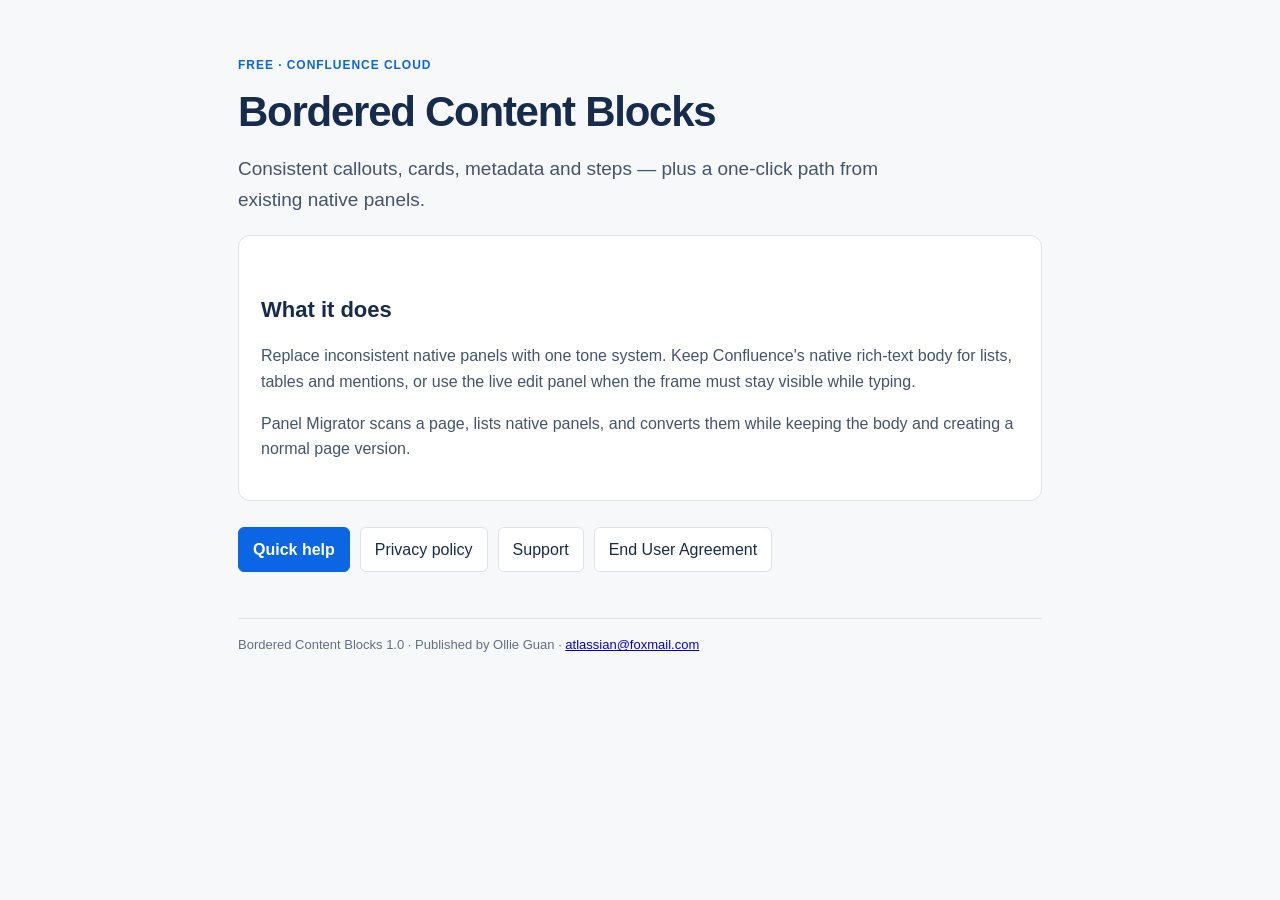
<file: index.html>
<!doctype html>
<html lang="en">
<head>
  <meta charset="utf-8" />
  <meta name="viewport" content="width=device-width, initial-scale=1" />
  <meta name="description" content="Bordered Content Blocks for Confluence — free callouts, cards, metadata, steps and panel migration." />
  <title>Bordered Content Blocks</title>
  <style>
    :root { color-scheme: light; --ink:#172b4d; --muted:#44546f; --line:#dfe1e6; --blue:#0c66e4; --bg:#f7f8fa; }
    * { box-sizing: border-box; }
    body { margin:0; background:var(--bg); color:var(--ink); font:16px/1.6 -apple-system,BlinkMacSystemFont,"Segoe UI",sans-serif; }
    main { max-width: 860px; margin:0 auto; padding:56px 28px 72px; }
    .eyebrow { color:var(--blue); font-size:12px; font-weight:800; letter-spacing:.08em; text-transform:uppercase; }
    h1 { font-size:42px; line-height:1.1; letter-spacing:-.03em; margin:14px 0 10px; }
    h2 { font-size:22px; margin:34px 0 8px; }
    p { color:var(--muted); }
    .lead { font-size:19px; max-width:700px; }
    .card { background:#fff; border:1px solid var(--line); border-radius:12px; padding:22px; margin:20px 0; }
    .links { display:flex; flex-wrap:wrap; gap:10px; margin-top:26px; }
    a.button { display:inline-block; padding:9px 14px; border:1px solid var(--line); border-radius:6px; color:var(--ink); text-decoration:none; background:#fff; }
    a.button.primary { background:var(--blue); border-color:var(--blue); color:#fff; font-weight:700; }
    footer { border-top:1px solid var(--line); margin-top:46px; padding-top:16px; font-size:13px; color:#626f86; }
    code { background:#f1f2f4; padding:2px 5px; border-radius:4px; }
  </style>
</head>
<body>
<main>
  <div class="eyebrow">Free · Confluence Cloud</div>
  <h1>Bordered Content Blocks</h1>
  <p class="lead">Consistent callouts, cards, metadata and steps — plus a one-click path from existing native panels.</p>
  <div class="card">
    <h2>What it does</h2>
    <p>Replace inconsistent native panels with one tone system. Keep Confluence's native rich-text body for lists, tables and mentions, or use the live edit panel when the frame must stay visible while typing.</p>
    <p>Panel Migrator scans a page, lists native panels, and converts them while keeping the body and creating a normal page version.</p>
  </div>
  <div class="links">
    <a class="button primary" href="docs.html">Quick help</a>
    <a class="button" href="privacy.html">Privacy policy</a>
    <a class="button" href="support.html">Support</a>
    <a class="button" href="https://www.atlassian.com/licensing/marketplace/end-user-agreement-v1">End User Agreement</a>
  </div>
  <footer>Bordered Content Blocks 1.0 · Published by Ollie Guan · <a href="mailto:atlassian@foxmail.com">atlassian@foxmail.com</a></footer>
</main>
</body>
</html>
</file>
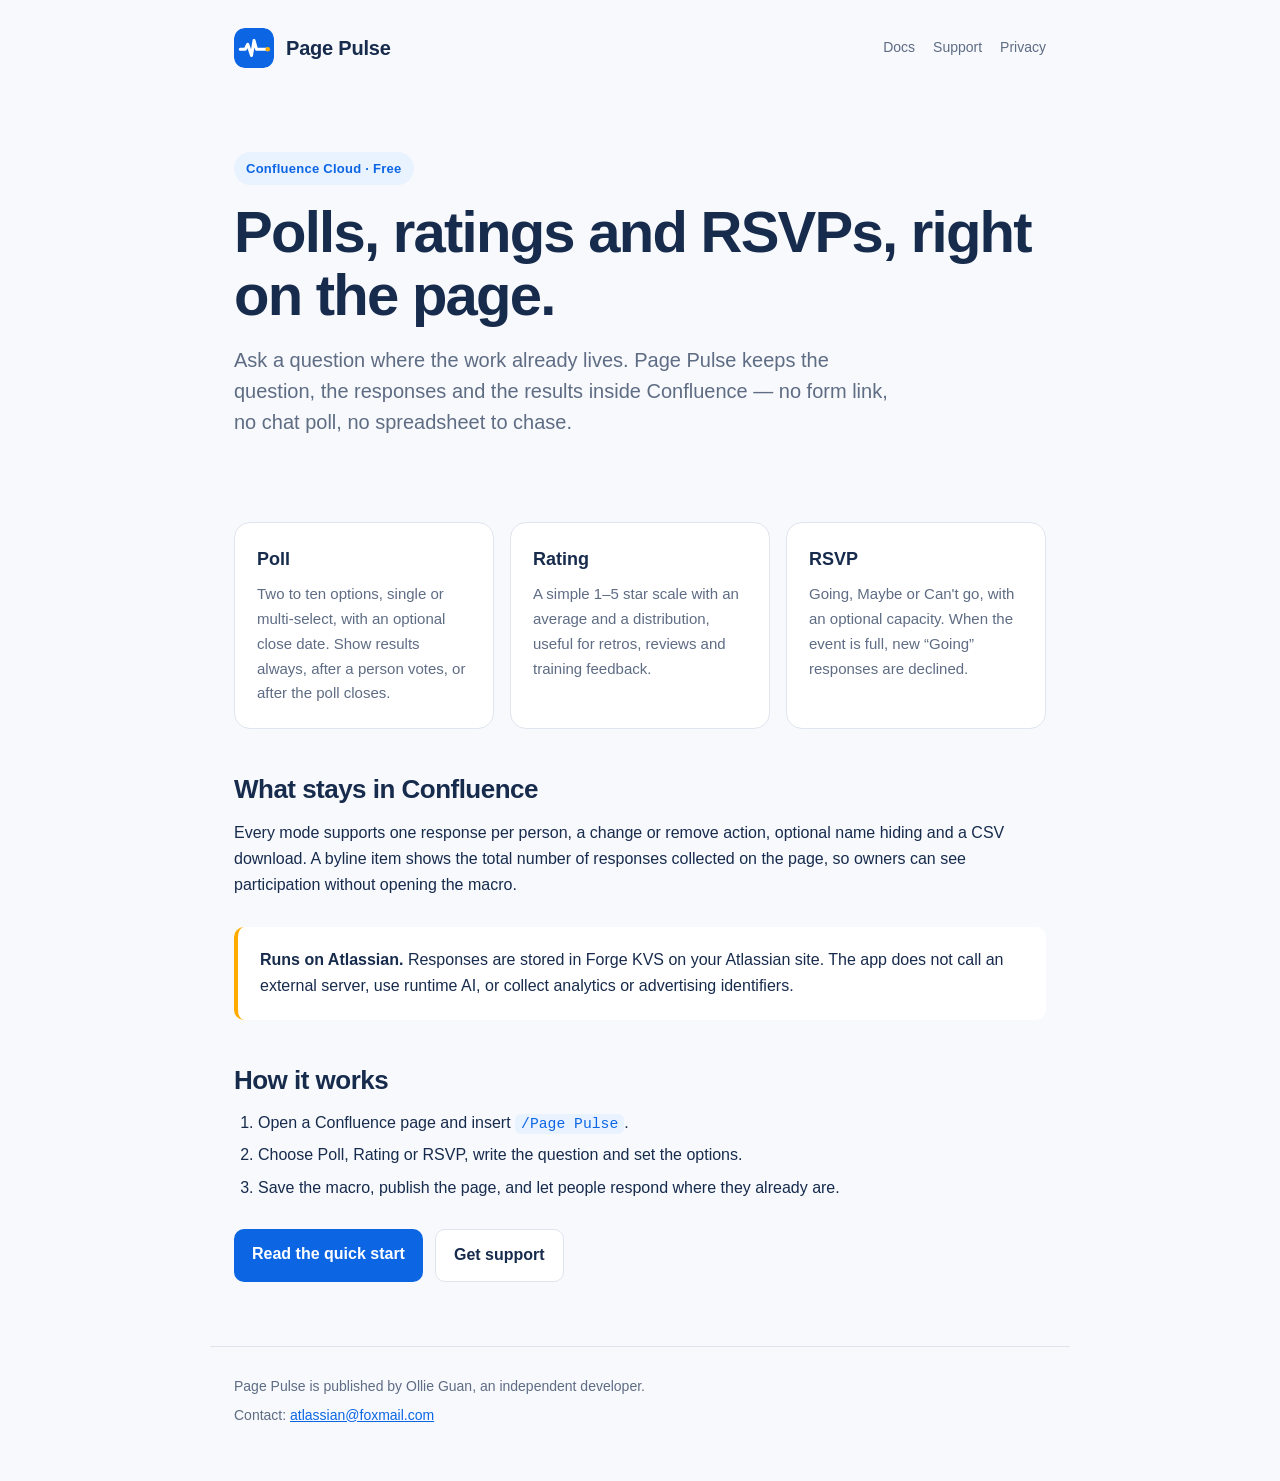
<file: page-pulse/index.html>
<!doctype html>
<html lang="en">
<head>
  <meta charset="utf-8">
  <meta name="viewport" content="width=device-width, initial-scale=1">
  <title>Page Pulse — polls, ratings and RSVPs in Confluence</title>
  <meta name="description" content="Page Pulse adds polls, 1–5 ratings and RSVPs to Confluence pages, with results on the page and a response count in the byline. Free for Confluence Cloud.">
  <link rel="stylesheet" href="style.css">
</head>
<body>
  <header class="site-header">
    <a class="brand" href="index.html">
      <span class="brand-mark" aria-hidden="true"><svg viewBox="0 0 32 32"><rect width="32" height="32" rx="8" fill="#0c66e4"/><path d="M5 17h4l2-4 3 9 2-12 2 7h9" fill="none" stroke="#fff" stroke-width="2.4" stroke-linecap="round" stroke-linejoin="round"/><circle cx="27" cy="17" r="1.8" fill="#ffab00"/></svg></span>
      Page Pulse
    </a>
    <nav aria-label="Site">
      <a href="docs.html">Docs</a>
      <a href="support.html">Support</a>
      <a href="privacy.html">Privacy</a>
    </nav>
  </header>

  <main>
    <section class="hero">
      <span class="eyebrow">Confluence Cloud · Free</span>
      <h1>Polls, ratings and RSVPs, right on the page.</h1>
      <p class="lead">Ask a question where the work already lives. Page Pulse keeps the question, the responses and the results inside Confluence — no form link, no chat poll, no spreadsheet to chase.</p>
    </section>

    <div class="grid">
      <article class="card">
        <h3>Poll</h3>
        <p>Two to ten options, single or multi-select, with an optional close date. Show results always, after a person votes, or after the poll closes.</p>
      </article>
      <article class="card">
        <h3>Rating</h3>
        <p>A simple 1–5 star scale with an average and a distribution, useful for retros, reviews and training feedback.</p>
      </article>
      <article class="card">
        <h3>RSVP</h3>
        <p>Going, Maybe or Can't go, with an optional capacity. When the event is full, new “Going” responses are declined.</p>
      </article>
    </div>

    <h2>What stays in Confluence</h2>
    <p>Every mode supports one response per person, a change or remove action, optional name hiding and a CSV download. A byline item shows the total number of responses collected on the page, so owners can see participation without opening the macro.</p>

    <div class="note">
      <p><strong>Runs on Atlassian.</strong> Responses are stored in Forge KVS on your Atlassian site. The app does not call an external server, use runtime AI, or collect analytics or advertising identifiers.</p>
    </div>

    <h2>How it works</h2>
    <ol>
      <li>Open a Confluence page and insert <code>/Page Pulse</code>.</li>
      <li>Choose Poll, Rating or RSVP, write the question and set the options.</li>
      <li>Save the macro, publish the page, and let people respond where they already are.</li>
    </ol>

    <div class="links">
      <a class="button" href="docs.html">Read the quick start</a>
      <a class="button secondary" href="support.html">Get support</a>
    </div>
  </main>

  <footer>
    <p>Page Pulse is published by Ollie Guan, an independent developer.</p>
    <p>Contact: <a href="mailto:atlassian@foxmail.com">atlassian@foxmail.com</a></p>
  </footer>
</body>
</html>
</file>
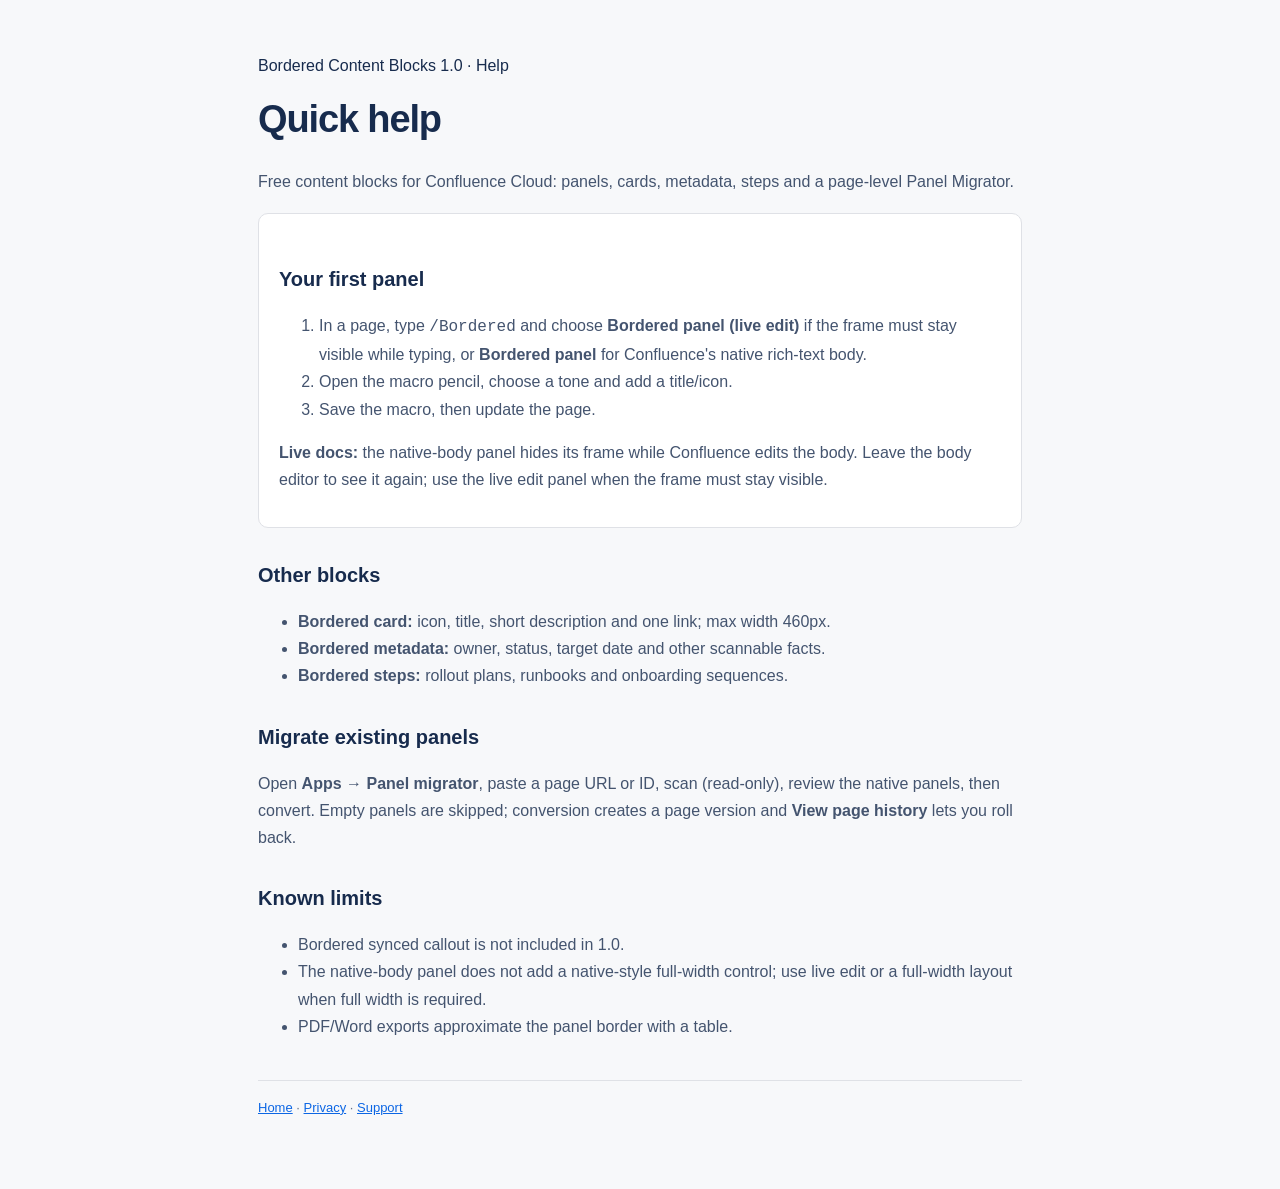
<file: docs.html>
<!doctype html>
<html lang="en">
<head>
  <meta charset="utf-8" />
  <meta name="viewport" content="width=device-width, initial-scale=1" />
  <meta name="description" content="Quick help for Bordered Content Blocks 1.0 for Confluence." />
  <title>Quick help — Bordered Content Blocks</title>
  <style>
    :root { --ink:#172b4d; --muted:#44546f; --line:#dfe1e6; --blue:#0c66e4; --bg:#f7f8fa; }
    * { box-sizing:border-box; }
    body { margin:0; background:var(--bg); color:var(--ink); font:16px/1.7 -apple-system,BlinkMacSystemFont,"Segoe UI",sans-serif; }
    main { max-width:820px; margin:0 auto; padding:52px 28px 72px; }
    h1 { font-size:38px; letter-spacing:-.03em; margin:8px 0; }
    h2 { font-size:20px; margin:30px 0 6px; }
    h3 { font-size:16px; margin:20px 0 4px; }
    p,li { color:var(--muted); }
    a { color:var(--blue); }
    .card { background:#fff; border:1px solid var(--line); border-radius:10px; padding:18px 20px; margin:18px 0; }
    footer { border-top:1px solid var(--line); margin-top:40px; padding-top:16px; font-size:13px; color:#626f86; }
  </style>
</head>
<body>
<main>
  <div class="meta">Bordered Content Blocks 1.0 · Help</div>
  <h1>Quick help</h1>
  <p>Free content blocks for Confluence Cloud: panels, cards, metadata, steps and a page-level Panel Migrator.</p>

  <div class="card">
    <h2>Your first panel</h2>
    <ol>
      <li>In a page, type <code>/Bordered</code> and choose <strong>Bordered panel (live edit)</strong> if the frame must stay visible while typing, or <strong>Bordered panel</strong> for Confluence's native rich-text body.</li>
      <li>Open the macro pencil, choose a tone and add a title/icon.</li>
      <li>Save the macro, then update the page.</li>
    </ol>
    <p><strong>Live docs:</strong> the native-body panel hides its frame while Confluence edits the body. Leave the body editor to see it again; use the live edit panel when the frame must stay visible.</p>
  </div>

  <h2>Other blocks</h2>
  <ul>
    <li><strong>Bordered card:</strong> icon, title, short description and one link; max width 460px.</li>
    <li><strong>Bordered metadata:</strong> owner, status, target date and other scannable facts.</li>
    <li><strong>Bordered steps:</strong> rollout plans, runbooks and onboarding sequences.</li>
  </ul>

  <h2>Migrate existing panels</h2>
  <p>Open <strong>Apps → Panel migrator</strong>, paste a page URL or ID, scan (read-only), review the native panels, then convert. Empty panels are skipped; conversion creates a page version and <strong>View page history</strong> lets you roll back.</p>

  <h2>Known limits</h2>
  <ul>
    <li>Bordered synced callout is not included in 1.0.</li>
    <li>The native-body panel does not add a native-style full-width control; use live edit or a full-width layout when full width is required.</li>
    <li>PDF/Word exports approximate the panel border with a table.</li>
  </ul>

  <footer><a href="index.html">Home</a> · <a href="privacy.html">Privacy</a> · <a href="support.html">Support</a></footer>
</main>
</body>
</html>
</file>
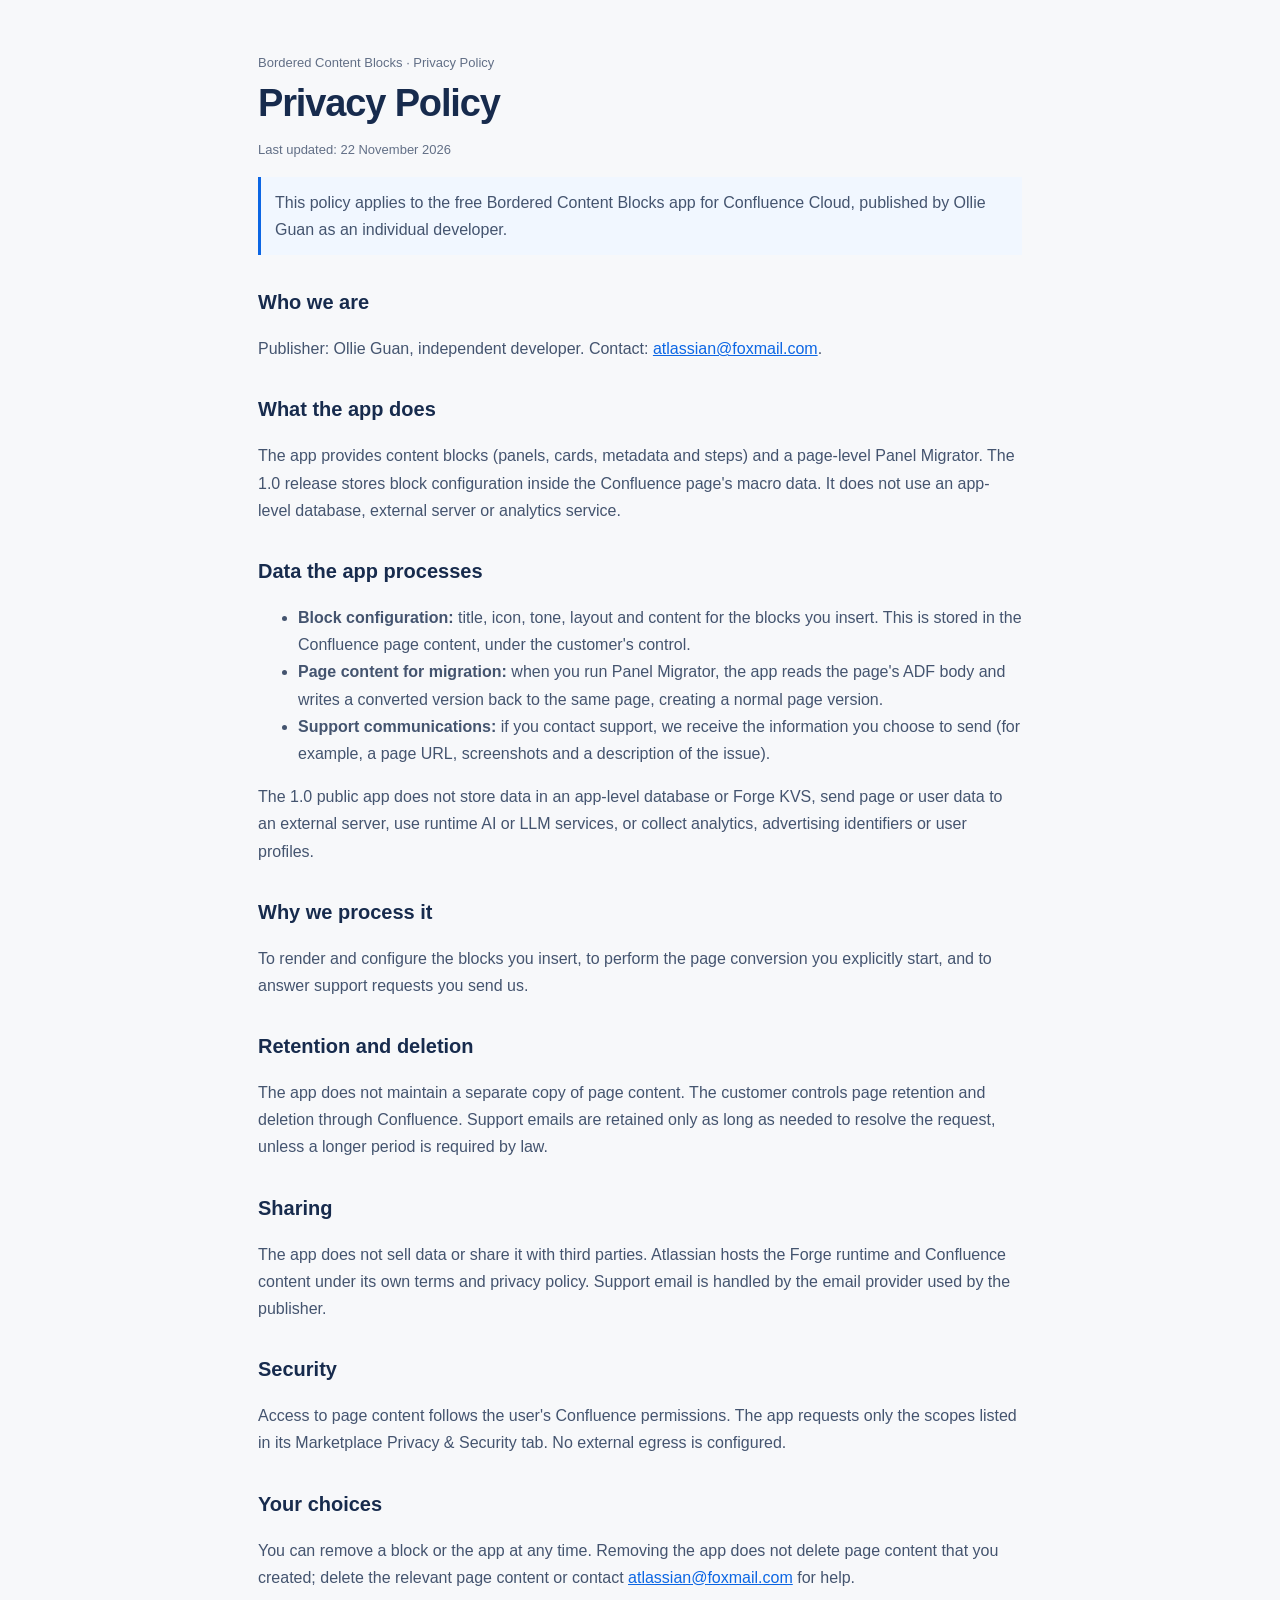
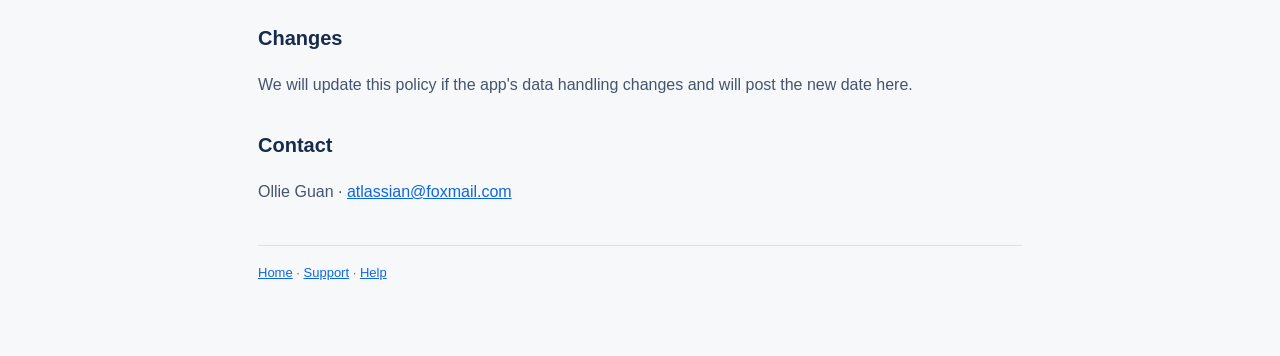
<file: privacy.html>
<!doctype html>
<html lang="en">
<head>
  <meta charset="utf-8" />
  <meta name="viewport" content="width=device-width, initial-scale=1" />
  <meta name="description" content="Privacy policy for Bordered Content Blocks for Confluence." />
  <title>Privacy Policy — Bordered Content Blocks</title>
  <style>
    :root { --ink:#172b4d; --muted:#44546f; --line:#dfe1e6; --blue:#0c66e4; --bg:#f7f8fa; }
    * { box-sizing:border-box; }
    body { margin:0; background:var(--bg); color:var(--ink); font:16px/1.7 -apple-system,BlinkMacSystemFont,"Segoe UI",sans-serif; }
    main { max-width:820px; margin:0 auto; padding:52px 28px 72px; }
    h1 { font-size:38px; line-height:1.15; letter-spacing:-.03em; margin:8px 0 8px; }
    h2 { font-size:20px; margin:30px 0 6px; }
    p, li { color:var(--muted); }
    .meta { color:#626f86; font-size:13px; }
    a { color:var(--blue); }
    .notice { border-left:3px solid var(--blue); background:#f1f7ff; padding:12px 14px; color:var(--muted); }
    footer { border-top:1px solid var(--line); margin-top:40px; padding-top:16px; font-size:13px; color:#626f86; }
  </style>
</head>
<body>
<main>
  <div class="meta">Bordered Content Blocks · Privacy Policy</div>
  <h1>Privacy Policy</h1>
  <p class="meta">Last updated: 22 November 2026</p>
  <p class="notice">This policy applies to the free Bordered Content Blocks app for Confluence Cloud, published by Ollie Guan as an individual developer.</p>

  <h2>Who we are</h2>
  <p>Publisher: Ollie Guan, independent developer. Contact: <a href="mailto:atlassian@foxmail.com">atlassian@foxmail.com</a>.</p>

  <h2>What the app does</h2>
  <p>The app provides content blocks (panels, cards, metadata and steps) and a page-level Panel Migrator. The 1.0 release stores block configuration inside the Confluence page's macro data. It does not use an app-level database, external server or analytics service.</p>

  <h2>Data the app processes</h2>
  <ul>
    <li><strong>Block configuration:</strong> title, icon, tone, layout and content for the blocks you insert. This is stored in the Confluence page content, under the customer's control.</li>
    <li><strong>Page content for migration:</strong> when you run Panel Migrator, the app reads the page's ADF body and writes a converted version back to the same page, creating a normal page version.</li>
    <li><strong>Support communications:</strong> if you contact support, we receive the information you choose to send (for example, a page URL, screenshots and a description of the issue).</li>
  </ul>
  <p>The 1.0 public app does not store data in an app-level database or Forge KVS, send page or user data to an external server, use runtime AI or LLM services, or collect analytics, advertising identifiers or user profiles.</p>

  <h2>Why we process it</h2>
  <p>To render and configure the blocks you insert, to perform the page conversion you explicitly start, and to answer support requests you send us.</p>

  <h2>Retention and deletion</h2>
  <p>The app does not maintain a separate copy of page content. The customer controls page retention and deletion through Confluence. Support emails are retained only as long as needed to resolve the request, unless a longer period is required by law.</p>

  <h2>Sharing</h2>
  <p>The app does not sell data or share it with third parties. Atlassian hosts the Forge runtime and Confluence content under its own terms and privacy policy. Support email is handled by the email provider used by the publisher.</p>

  <h2>Security</h2>
  <p>Access to page content follows the user's Confluence permissions. The app requests only the scopes listed in its Marketplace Privacy &amp; Security tab. No external egress is configured.</p>

  <h2>Your choices</h2>
  <p>You can remove a block or the app at any time. Removing the app does not delete page content that you created; delete the relevant page content or contact <a href="mailto:atlassian@foxmail.com">atlassian@foxmail.com</a> for help.</p>

  <h2>Changes</h2>
  <p>We will update this policy if the app's data handling changes and will post the new date here.</p>

  <h2>Contact</h2>
  <p>Ollie Guan · <a href="mailto:atlassian@foxmail.com">atlassian@foxmail.com</a></p>
  <footer><a href="index.html">Home</a> · <a href="support.html">Support</a> · <a href="docs.html">Help</a></footer>
</main>
</body>
</html>
</file>
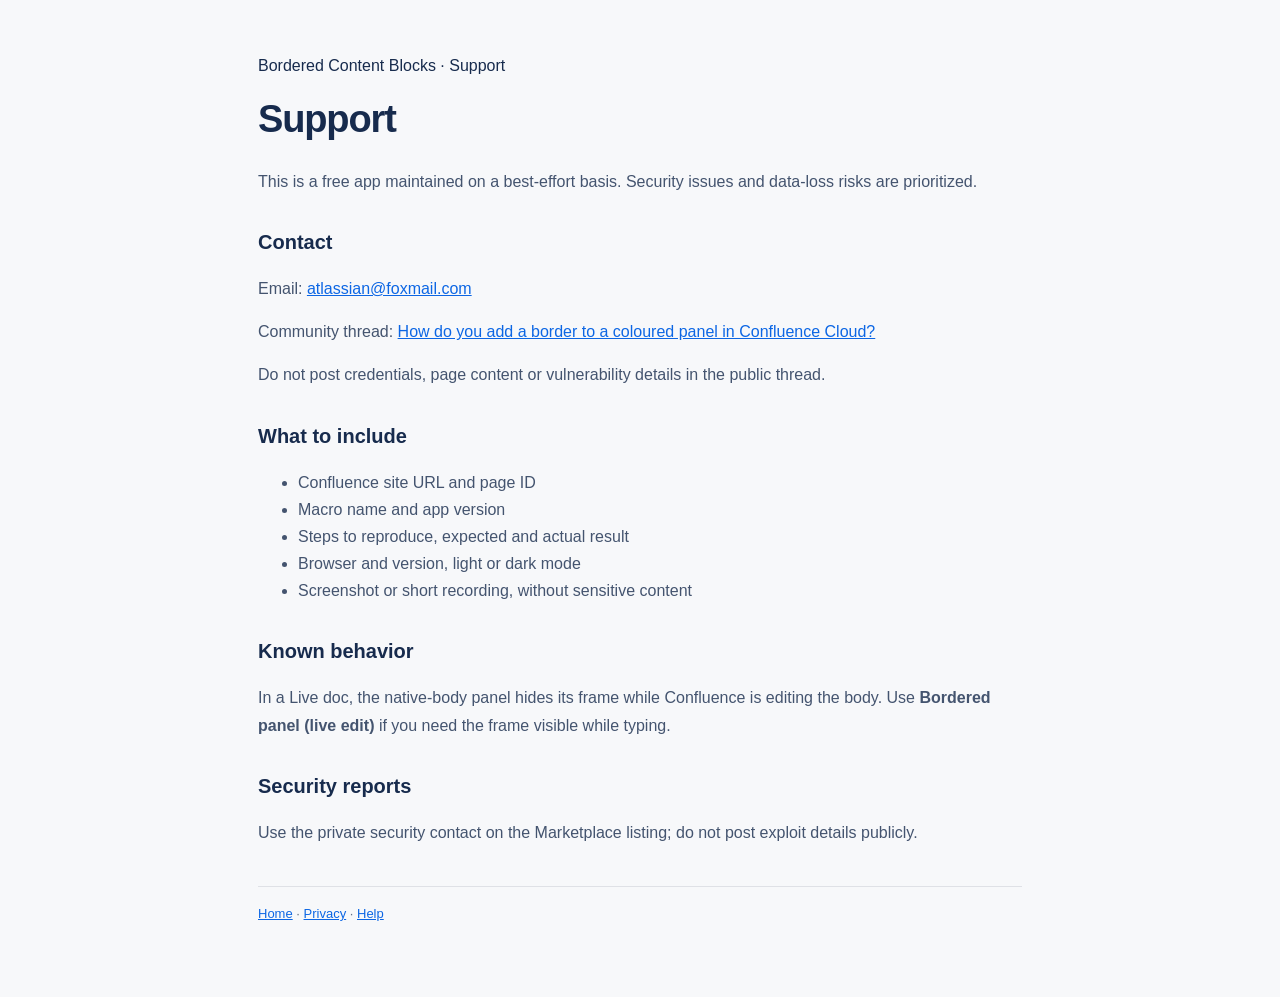
<file: support.html>
<!doctype html>
<html lang="en">
<head>
  <meta charset="utf-8" />
  <meta name="viewport" content="width=device-width, initial-scale=1" />
  <meta name="description" content="Support for Bordered Content Blocks for Confluence." />
  <title>Support — Bordered Content Blocks</title>
  <style>
    :root { --ink:#172b4d; --muted:#44546f; --line:#dfe1e6; --blue:#0c66e4; --bg:#f7f8fa; }
    * { box-sizing:border-box; }
    body { margin:0; background:var(--bg); color:var(--ink); font:16px/1.7 -apple-system,BlinkMacSystemFont,"Segoe UI",sans-serif; }
    main { max-width:820px; margin:0 auto; padding:52px 28px 72px; }
    h1 { font-size:38px; letter-spacing:-.03em; margin:8px 0; }
    h2 { font-size:20px; margin:30px 0 6px; }
    p,li { color:var(--muted); }
    a { color:var(--blue); }
    footer { border-top:1px solid var(--line); margin-top:40px; padding-top:16px; font-size:13px; color:#626f86; }
  </style>
</head>
<body>
<main>
  <div class="meta">Bordered Content Blocks · Support</div>
  <h1>Support</h1>
  <p>This is a free app maintained on a best-effort basis. Security issues and data-loss risks are prioritized.</p>

  <h2>Contact</h2>
  <p>Email: <a href="mailto:atlassian@foxmail.com">atlassian@foxmail.com</a></p>
  <p>Community thread: <a href="https://community.atlassian.com/forums/discussion/3318074/how-do-you-add-border-to-coloured-panel-in-confluence-cloud">How do you add a border to a coloured panel in Confluence Cloud?</a></p>
  <p>Do not post credentials, page content or vulnerability details in the public thread.</p>

  <h2>What to include</h2>
  <ul>
    <li>Confluence site URL and page ID</li>
    <li>Macro name and app version</li>
    <li>Steps to reproduce, expected and actual result</li>
    <li>Browser and version, light or dark mode</li>
    <li>Screenshot or short recording, without sensitive content</li>
  </ul>

  <h2>Known behavior</h2>
  <p>In a Live doc, the native-body panel hides its frame while Confluence is editing the body. Use <strong>Bordered panel (live edit)</strong> if you need the frame visible while typing.</p>

  <h2>Security reports</h2>
  <p>Use the private security contact on the Marketplace listing; do not post exploit details publicly.</p>

  <footer><a href="index.html">Home</a> · <a href="privacy.html">Privacy</a> · <a href="docs.html">Help</a></footer>
</main>
</body>
</html>
</file>
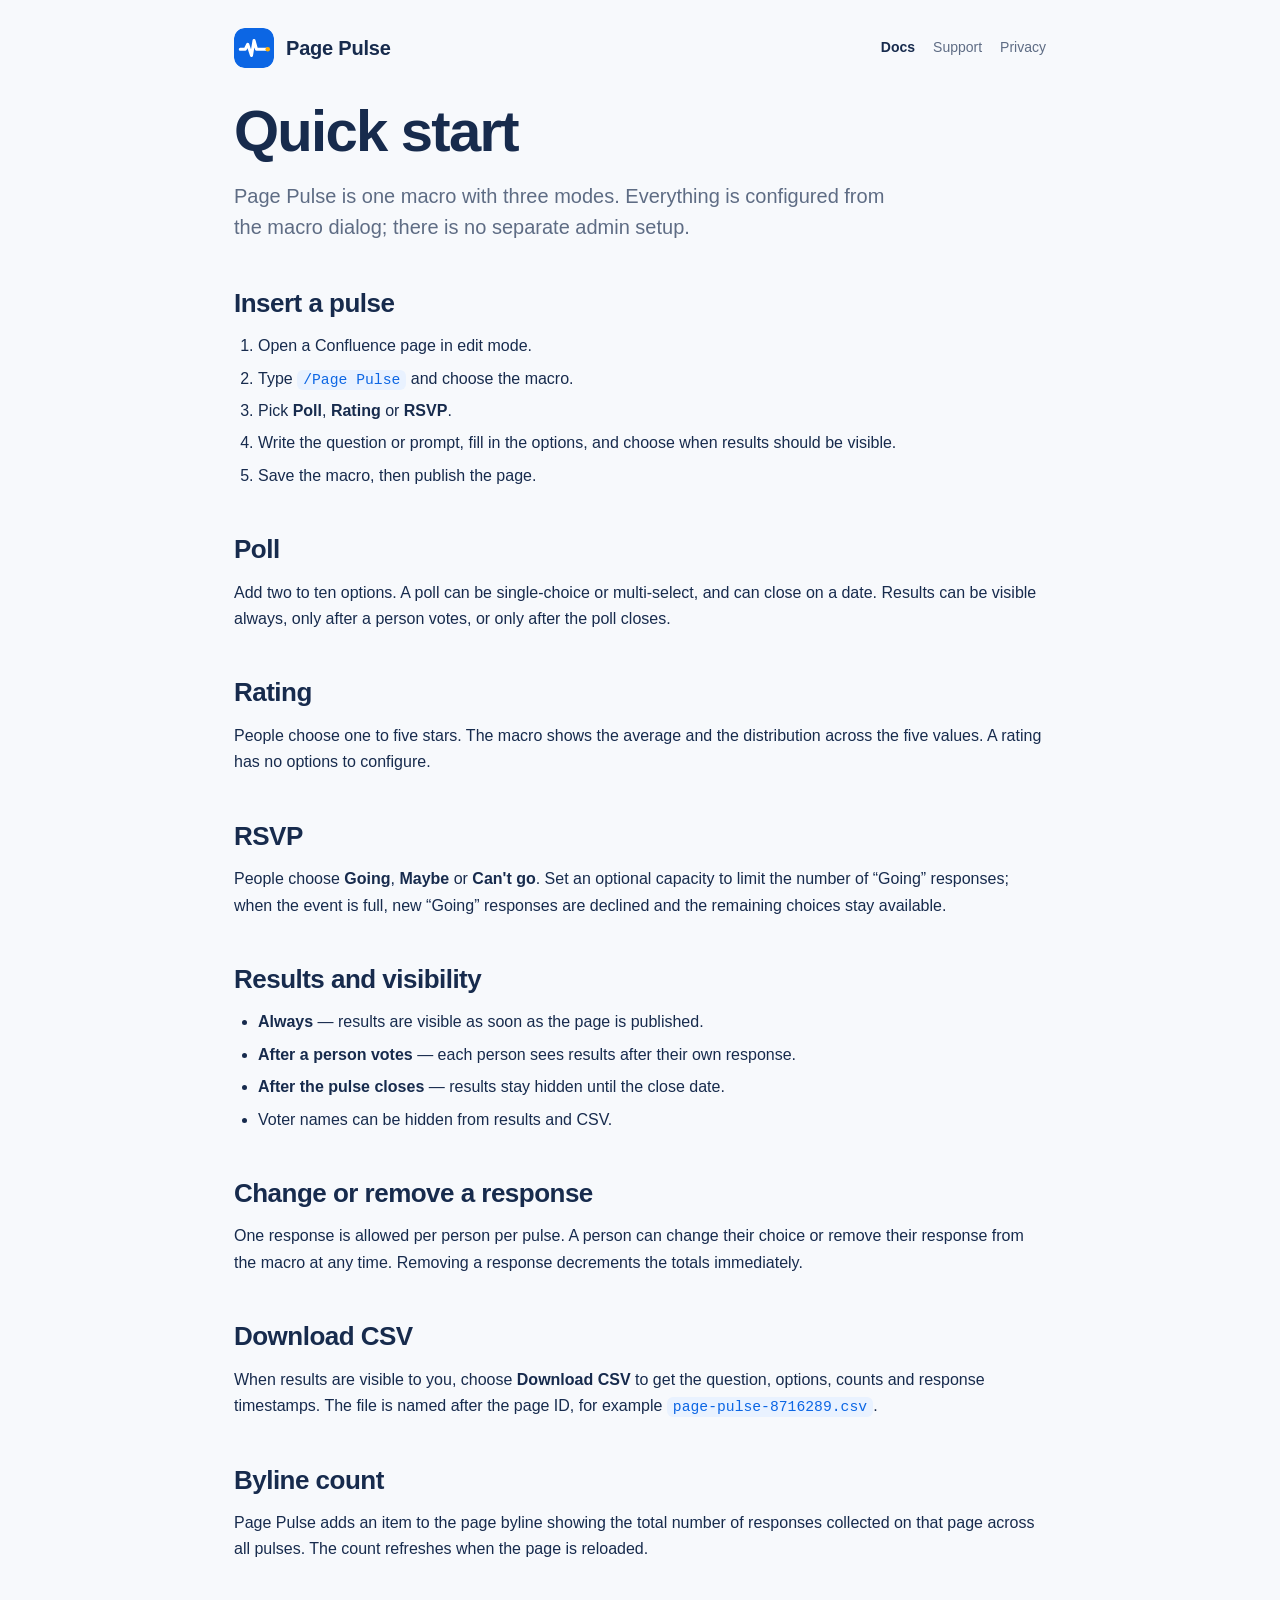
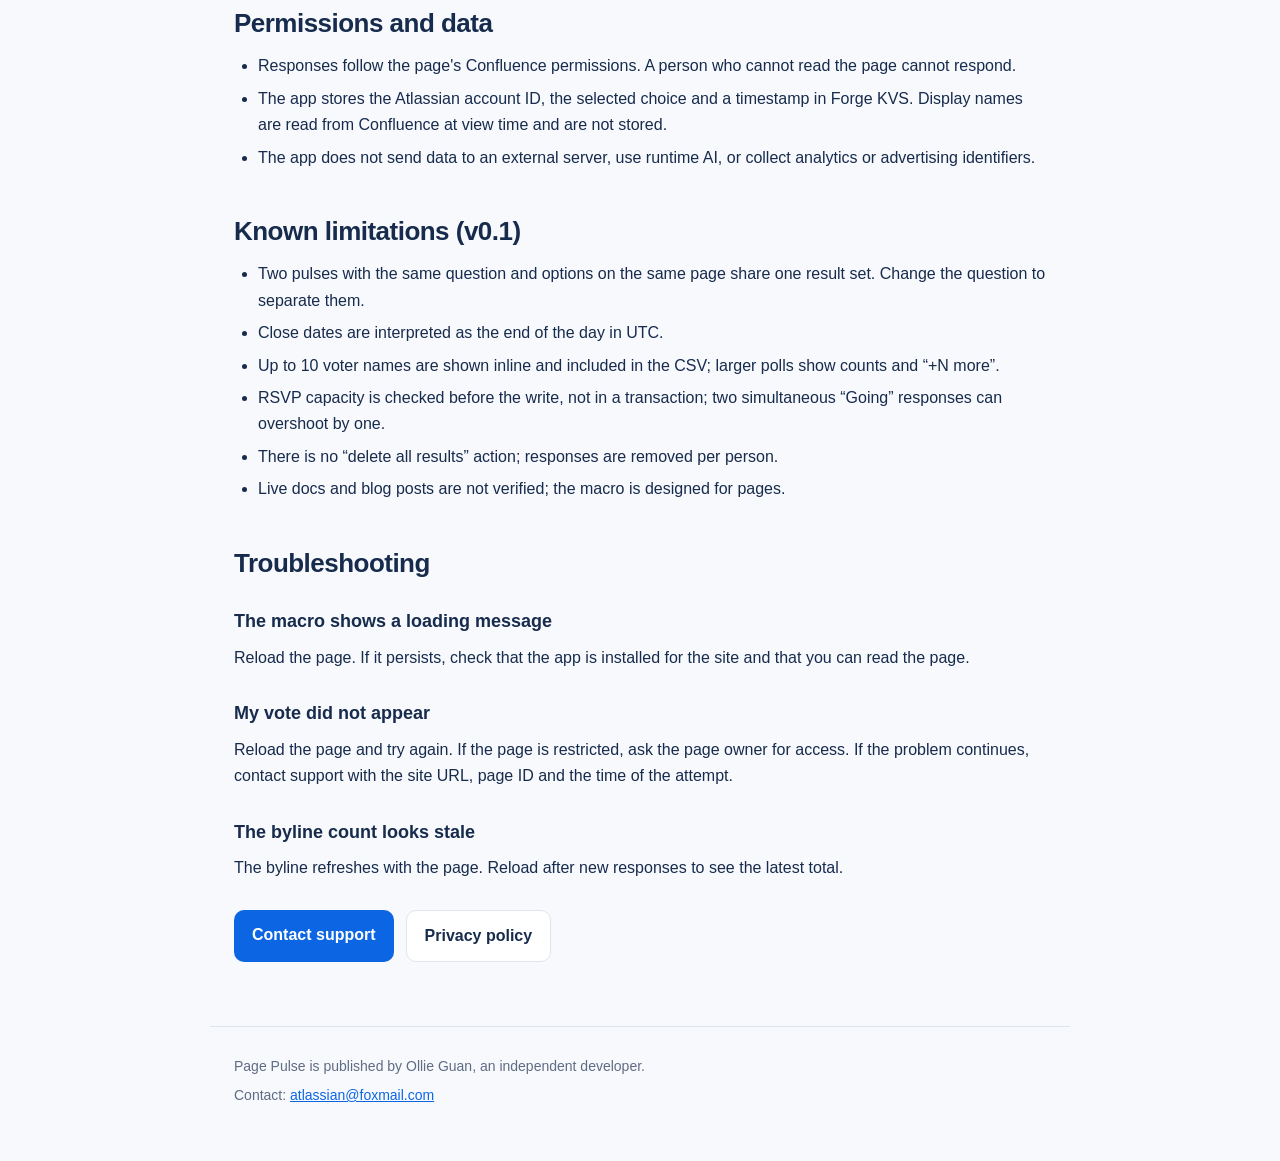
<file: page-pulse/docs.html>
<!doctype html>
<html lang="en">
<head>
  <meta charset="utf-8">
  <meta name="viewport" content="width=device-width, initial-scale=1">
  <title>Page Pulse — quick start and documentation</title>
  <meta name="description" content="How to insert and configure Page Pulse polls, ratings and RSVPs in Confluence, plus results, CSV, permissions and known limitations.">
  <link rel="stylesheet" href="style.css">
</head>
<body>
  <header class="site-header">
    <a class="brand" href="index.html">
      <span class="brand-mark" aria-hidden="true"><svg viewBox="0 0 32 32"><rect width="32" height="32" rx="8" fill="#0c66e4"/><path d="M5 17h4l2-4 3 9 2-12 2 7h9" fill="none" stroke="#fff" stroke-width="2.4" stroke-linecap="round" stroke-linejoin="round"/><circle cx="27" cy="17" r="1.8" fill="#ffab00"/></svg></span>
      Page Pulse
    </a>
    <nav aria-label="Site">
      <a href="docs.html" aria-current="page">Docs</a>
      <a href="support.html">Support</a>
      <a href="privacy.html">Privacy</a>
    </nav>
  </header>

  <main>
    <h1>Quick start</h1>
    <p class="lead">Page Pulse is one macro with three modes. Everything is configured from the macro dialog; there is no separate admin setup.</p>

    <h2>Insert a pulse</h2>
    <ol>
      <li>Open a Confluence page in edit mode.</li>
      <li>Type <code>/Page Pulse</code> and choose the macro.</li>
      <li>Pick <strong>Poll</strong>, <strong>Rating</strong> or <strong>RSVP</strong>.</li>
      <li>Write the question or prompt, fill in the options, and choose when results should be visible.</li>
      <li>Save the macro, then publish the page.</li>
    </ol>

    <h2>Poll</h2>
    <p>Add two to ten options. A poll can be single-choice or multi-select, and can close on a date. Results can be visible always, only after a person votes, or only after the poll closes.</p>

    <h2>Rating</h2>
    <p>People choose one to five stars. The macro shows the average and the distribution across the five values. A rating has no options to configure.</p>

    <h2>RSVP</h2>
    <p>People choose <strong>Going</strong>, <strong>Maybe</strong> or <strong>Can't go</strong>. Set an optional capacity to limit the number of “Going” responses; when the event is full, new “Going” responses are declined and the remaining choices stay available.</p>

    <h2>Results and visibility</h2>
    <ul>
      <li><strong>Always</strong> — results are visible as soon as the page is published.</li>
      <li><strong>After a person votes</strong> — each person sees results after their own response.</li>
      <li><strong>After the pulse closes</strong> — results stay hidden until the close date.</li>
      <li>Voter names can be hidden from results and CSV.</li>
    </ul>

    <h2>Change or remove a response</h2>
    <p>One response is allowed per person per pulse. A person can change their choice or remove their response from the macro at any time. Removing a response decrements the totals immediately.</p>

    <h2>Download CSV</h2>
    <p>When results are visible to you, choose <strong>Download CSV</strong> to get the question, options, counts and response timestamps. The file is named after the page ID, for example <code>page-pulse-8716289.csv</code>.</p>

    <h2>Byline count</h2>
    <p>Page Pulse adds an item to the page byline showing the total number of responses collected on that page across all pulses. The count refreshes when the page is reloaded.</p>

    <h2>Permissions and data</h2>
    <ul>
      <li>Responses follow the page's Confluence permissions. A person who cannot read the page cannot respond.</li>
      <li>The app stores the Atlassian account ID, the selected choice and a timestamp in Forge KVS. Display names are read from Confluence at view time and are not stored.</li>
      <li>The app does not send data to an external server, use runtime AI, or collect analytics or advertising identifiers.</li>
    </ul>

    <h2>Known limitations (v0.1)</h2>
    <ul>
      <li>Two pulses with the same question and options on the same page share one result set. Change the question to separate them.</li>
      <li>Close dates are interpreted as the end of the day in UTC.</li>
      <li>Up to 10 voter names are shown inline and included in the CSV; larger polls show counts and “+N more”.</li>
      <li>RSVP capacity is checked before the write, not in a transaction; two simultaneous “Going” responses can overshoot by one.</li>
      <li>There is no “delete all results” action; responses are removed per person.</li>
      <li>Live docs and blog posts are not verified; the macro is designed for pages.</li>
    </ul>

    <h2>Troubleshooting</h2>
    <h3>The macro shows a loading message</h3>
    <p>Reload the page. If it persists, check that the app is installed for the site and that you can read the page.</p>

    <h3>My vote did not appear</h3>
    <p>Reload the page and try again. If the page is restricted, ask the page owner for access. If the problem continues, contact support with the site URL, page ID and the time of the attempt.</p>

    <h3>The byline count looks stale</h3>
    <p>The byline refreshes with the page. Reload after new responses to see the latest total.</p>

    <div class="links">
      <a class="button" href="support.html">Contact support</a>
      <a class="button secondary" href="privacy.html">Privacy policy</a>
    </div>
  </main>

  <footer>
    <p>Page Pulse is published by Ollie Guan, an independent developer.</p>
    <p>Contact: <a href="mailto:atlassian@foxmail.com">atlassian@foxmail.com</a></p>
  </footer>
</body>
</html>
</file>
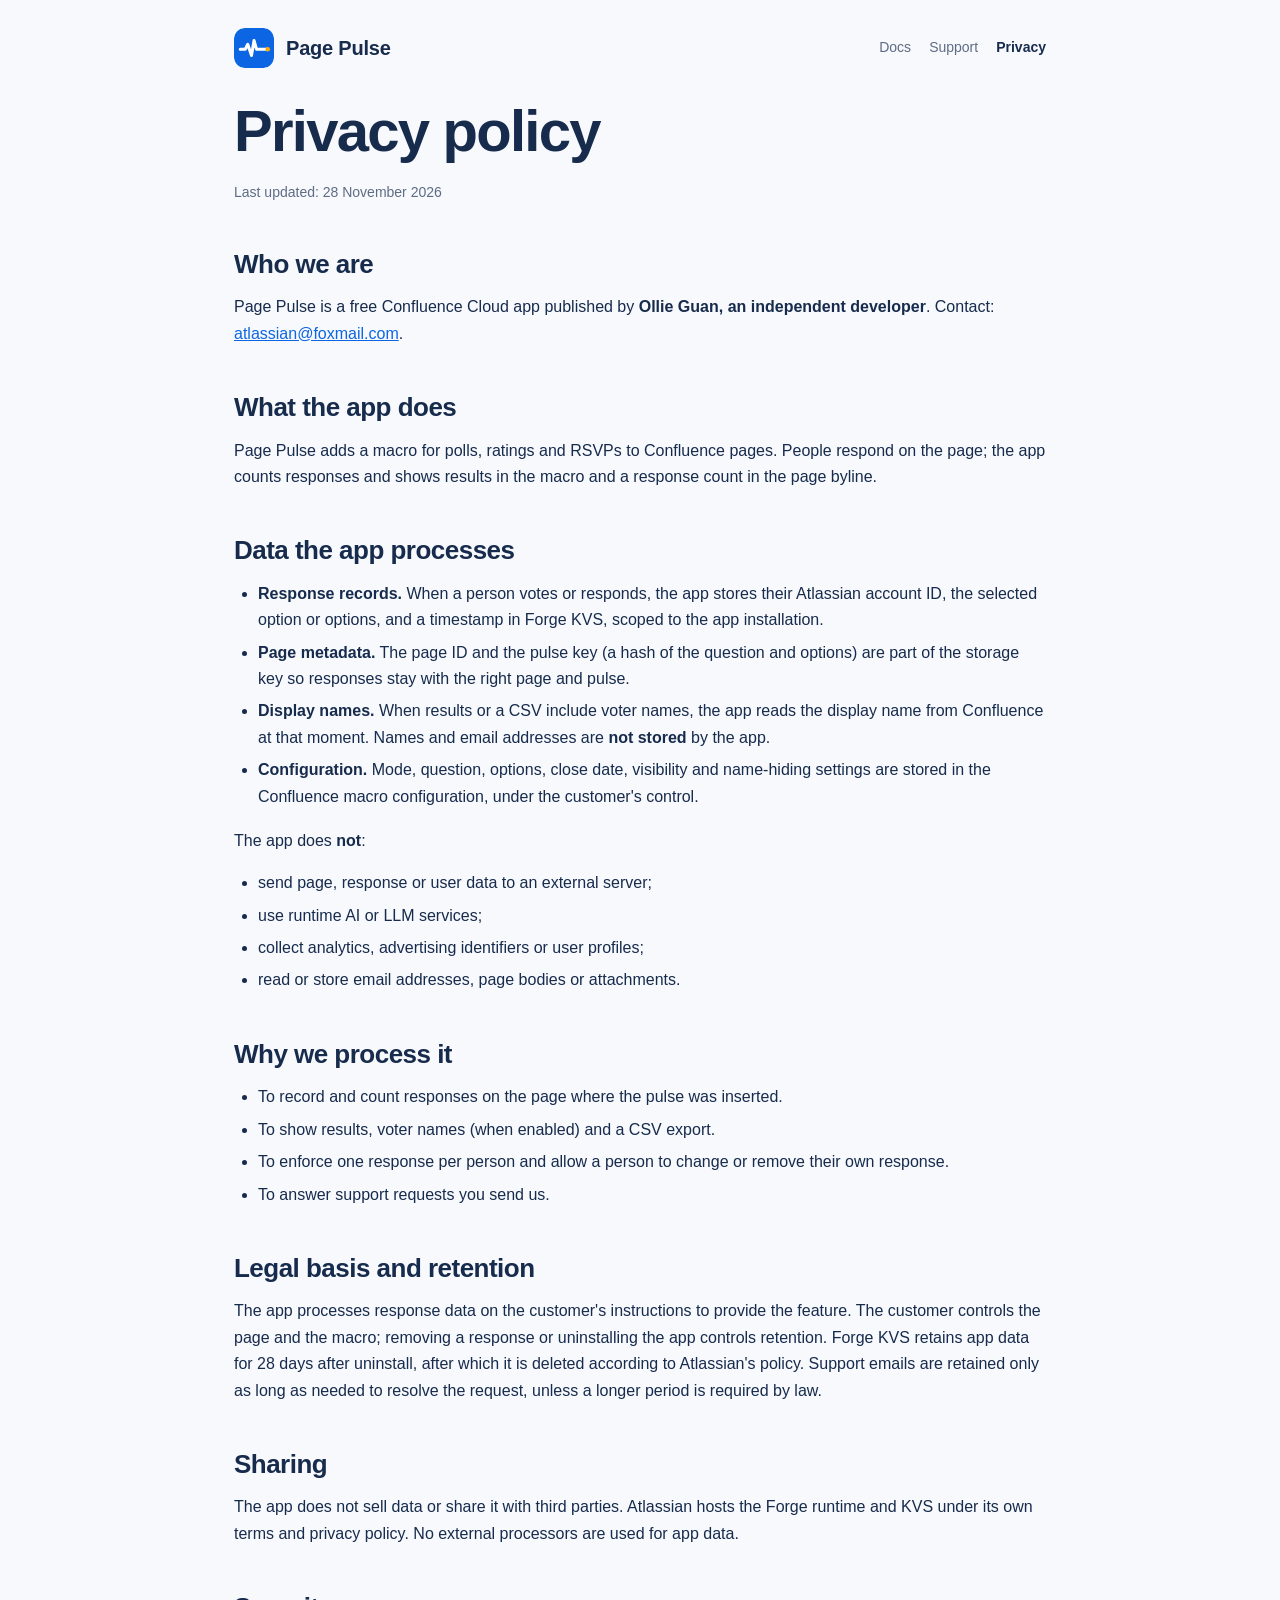
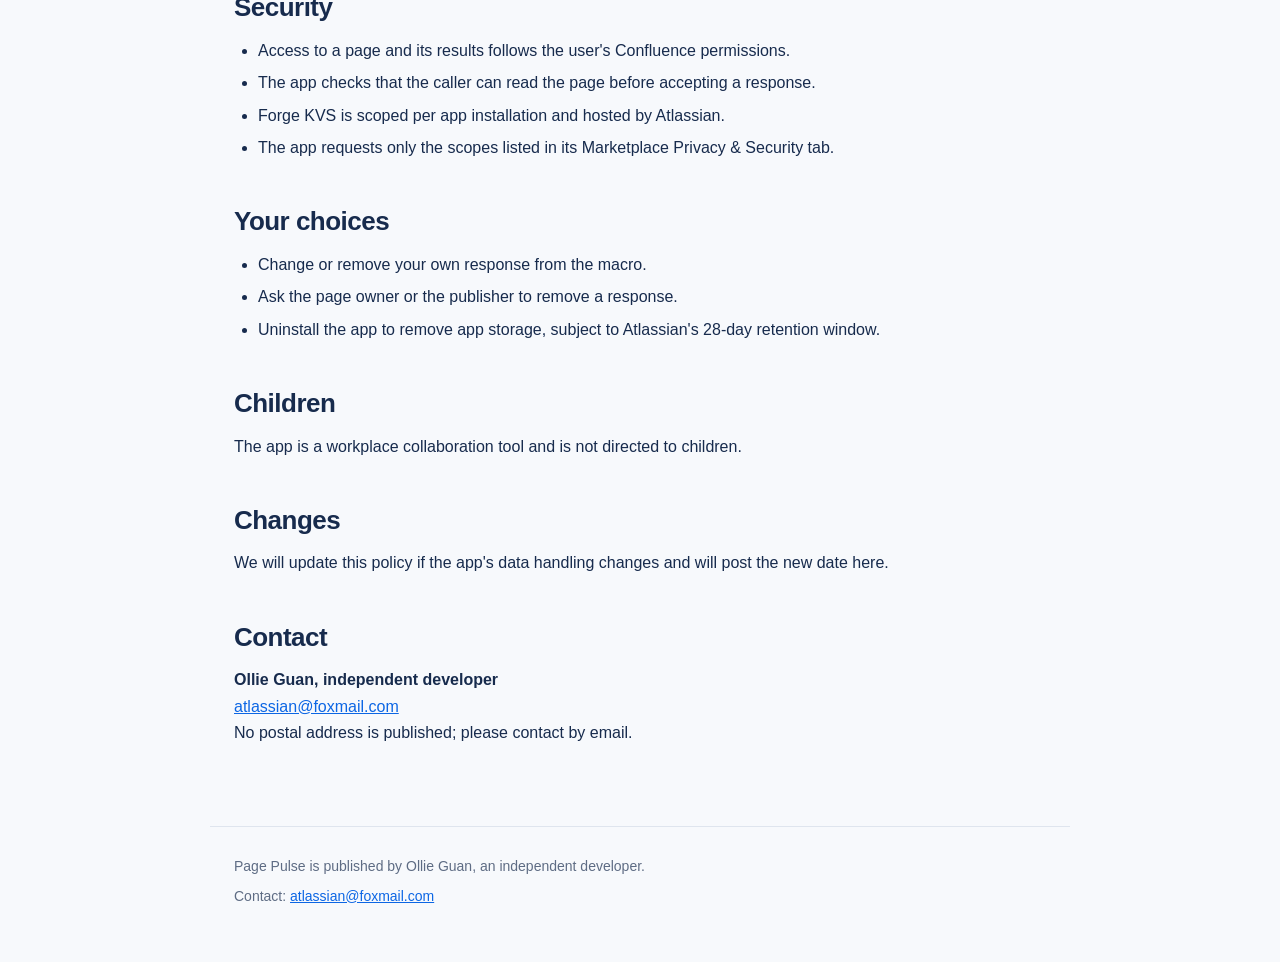
<file: page-pulse/privacy.html>
<!doctype html>
<html lang="en">
<head>
  <meta charset="utf-8">
  <meta name="viewport" content="width=device-width, initial-scale=1">
  <title>Page Pulse — privacy policy</title>
  <meta name="description" content="How Page Pulse for Confluence Cloud processes response records, page metadata and support messages.">
  <link rel="stylesheet" href="style.css">
</head>
<body>
  <header class="site-header">
    <a class="brand" href="index.html">
      <span class="brand-mark" aria-hidden="true"><svg viewBox="0 0 32 32"><rect width="32" height="32" rx="8" fill="#0c66e4"/><path d="M5 17h4l2-4 3 9 2-12 2 7h9" fill="none" stroke="#fff" stroke-width="2.4" stroke-linecap="round" stroke-linejoin="round"/><circle cx="27" cy="17" r="1.8" fill="#ffab00"/></svg></span>
      Page Pulse
    </a>
    <nav aria-label="Site">
      <a href="docs.html">Docs</a>
      <a href="support.html">Support</a>
      <a href="privacy.html" aria-current="page">Privacy</a>
    </nav>
  </header>

  <main>
    <h1>Privacy policy</h1>
    <p class="legal-meta">Last updated: 28 November 2026</p>

    <h2>Who we are</h2>
    <p>Page Pulse is a free Confluence Cloud app published by <strong>Ollie Guan, an independent developer</strong>. Contact: <a href="mailto:atlassian@foxmail.com">atlassian@foxmail.com</a>.</p>

    <h2>What the app does</h2>
    <p>Page Pulse adds a macro for polls, ratings and RSVPs to Confluence pages. People respond on the page; the app counts responses and shows results in the macro and a response count in the page byline.</p>

    <h2>Data the app processes</h2>
    <ul>
      <li><strong>Response records.</strong> When a person votes or responds, the app stores their Atlassian account ID, the selected option or options, and a timestamp in Forge KVS, scoped to the app installation.</li>
      <li><strong>Page metadata.</strong> The page ID and the pulse key (a hash of the question and options) are part of the storage key so responses stay with the right page and pulse.</li>
      <li><strong>Display names.</strong> When results or a CSV include voter names, the app reads the display name from Confluence at that moment. Names and email addresses are <strong>not stored</strong> by the app.</li>
      <li><strong>Configuration.</strong> Mode, question, options, close date, visibility and name-hiding settings are stored in the Confluence macro configuration, under the customer's control.</li>
    </ul>

    <p>The app does <strong>not</strong>:</p>
    <ul>
      <li>send page, response or user data to an external server;</li>
      <li>use runtime AI or LLM services;</li>
      <li>collect analytics, advertising identifiers or user profiles;</li>
      <li>read or store email addresses, page bodies or attachments.</li>
    </ul>

    <h2>Why we process it</h2>
    <ul>
      <li>To record and count responses on the page where the pulse was inserted.</li>
      <li>To show results, voter names (when enabled) and a CSV export.</li>
      <li>To enforce one response per person and allow a person to change or remove their own response.</li>
      <li>To answer support requests you send us.</li>
    </ul>

    <h2>Legal basis and retention</h2>
    <p>The app processes response data on the customer's instructions to provide the feature. The customer controls the page and the macro; removing a response or uninstalling the app controls retention. Forge KVS retains app data for 28 days after uninstall, after which it is deleted according to Atlassian's policy. Support emails are retained only as long as needed to resolve the request, unless a longer period is required by law.</p>

    <h2>Sharing</h2>
    <p>The app does not sell data or share it with third parties. Atlassian hosts the Forge runtime and KVS under its own terms and privacy policy. No external processors are used for app data.</p>

    <h2>Security</h2>
    <ul>
      <li>Access to a page and its results follows the user's Confluence permissions.</li>
      <li>The app checks that the caller can read the page before accepting a response.</li>
      <li>Forge KVS is scoped per app installation and hosted by Atlassian.</li>
      <li>The app requests only the scopes listed in its Marketplace Privacy &amp; Security tab.</li>
    </ul>

    <h2>Your choices</h2>
    <ul>
      <li>Change or remove your own response from the macro.</li>
      <li>Ask the page owner or the publisher to remove a response.</li>
      <li>Uninstall the app to remove app storage, subject to Atlassian's 28-day retention window.</li>
    </ul>

    <h2>Children</h2>
    <p>The app is a workplace collaboration tool and is not directed to children.</p>

    <h2>Changes</h2>
    <p>We will update this policy if the app's data handling changes and will post the new date here.</p>

    <h2>Contact</h2>
    <p><strong>Ollie Guan, independent developer</strong><br>
    <a href="mailto:atlassian@foxmail.com">atlassian@foxmail.com</a><br>
    No postal address is published; please contact by email.</p>
  </main>

  <footer>
    <p>Page Pulse is published by Ollie Guan, an independent developer.</p>
    <p>Contact: <a href="mailto:atlassian@foxmail.com">atlassian@foxmail.com</a></p>
  </footer>
</body>
</html>
</file>
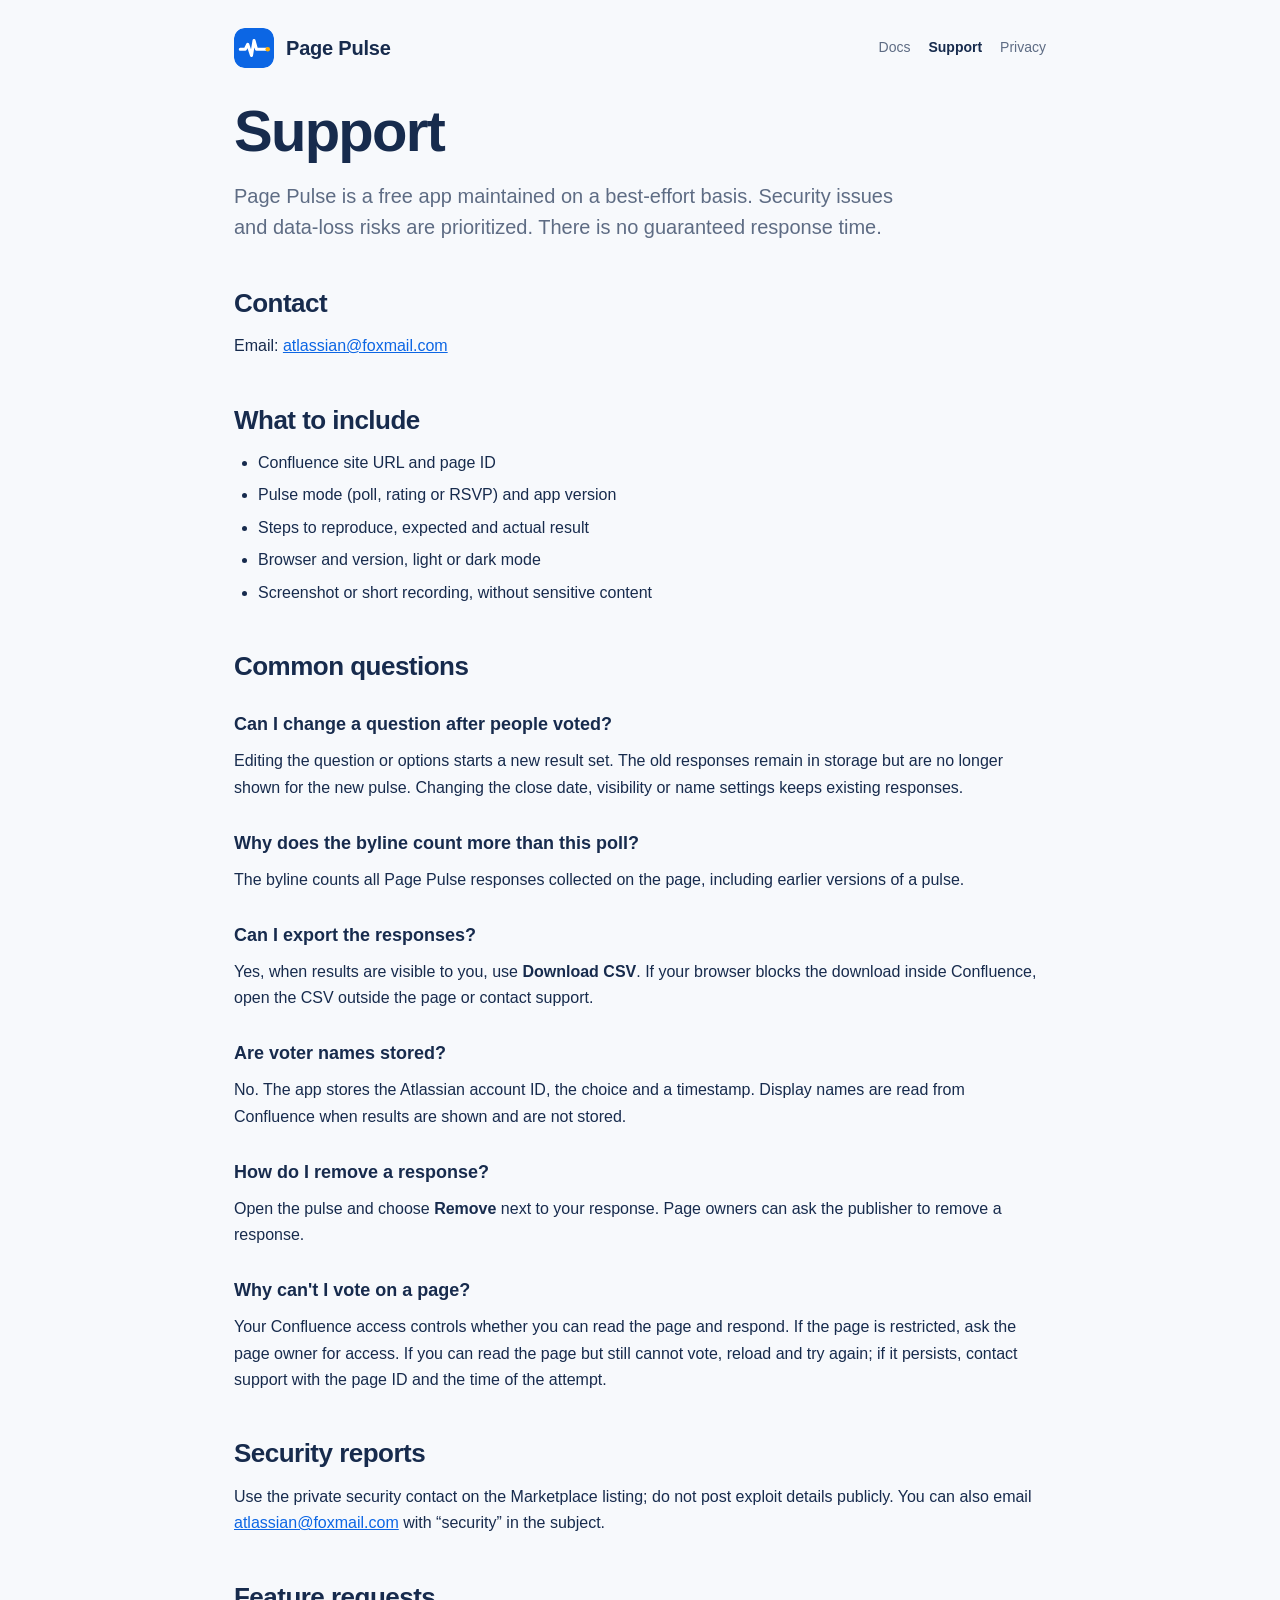
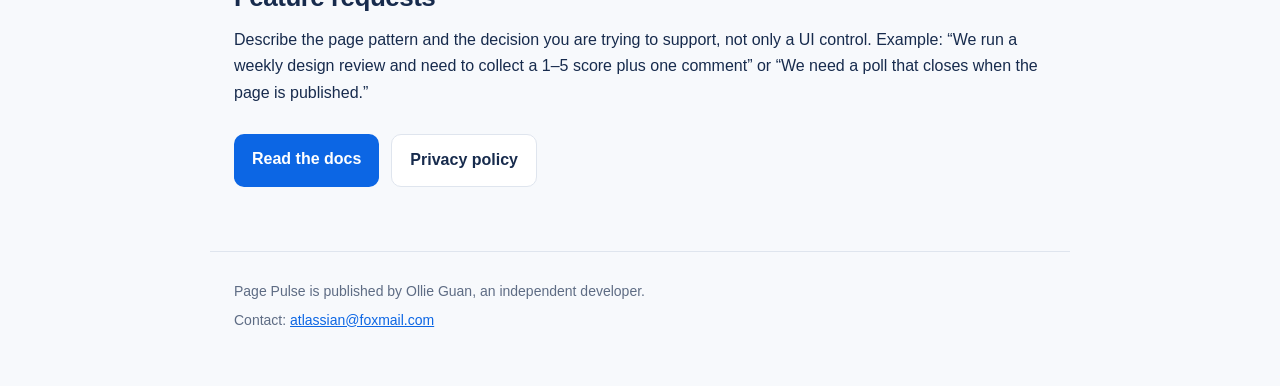
<file: page-pulse/support.html>
<!doctype html>
<html lang="en">
<head>
  <meta charset="utf-8">
  <meta name="viewport" content="width=device-width, initial-scale=1">
  <title>Page Pulse — support</title>
  <meta name="description" content="Support for Page Pulse for Confluence Cloud: contact, what to include, common questions and security reports.">
  <link rel="stylesheet" href="style.css">
</head>
<body>
  <header class="site-header">
    <a class="brand" href="index.html">
      <span class="brand-mark" aria-hidden="true"><svg viewBox="0 0 32 32"><rect width="32" height="32" rx="8" fill="#0c66e4"/><path d="M5 17h4l2-4 3 9 2-12 2 7h9" fill="none" stroke="#fff" stroke-width="2.4" stroke-linecap="round" stroke-linejoin="round"/><circle cx="27" cy="17" r="1.8" fill="#ffab00"/></svg></span>
      Page Pulse
    </a>
    <nav aria-label="Site">
      <a href="docs.html">Docs</a>
      <a href="support.html" aria-current="page">Support</a>
      <a href="privacy.html">Privacy</a>
    </nav>
  </header>

  <main>
    <h1>Support</h1>
    <p class="lead">Page Pulse is a free app maintained on a best-effort basis. Security issues and data-loss risks are prioritized. There is no guaranteed response time.</p>

    <h2>Contact</h2>
    <p>Email: <a href="mailto:atlassian@foxmail.com">atlassian@foxmail.com</a></p>

    <h2>What to include</h2>
    <ul>
      <li>Confluence site URL and page ID</li>
      <li>Pulse mode (poll, rating or RSVP) and app version</li>
      <li>Steps to reproduce, expected and actual result</li>
      <li>Browser and version, light or dark mode</li>
      <li>Screenshot or short recording, without sensitive content</li>
    </ul>

    <h2>Common questions</h2>

    <h3>Can I change a question after people voted?</h3>
    <p>Editing the question or options starts a new result set. The old responses remain in storage but are no longer shown for the new pulse. Changing the close date, visibility or name settings keeps existing responses.</p>

    <h3>Why does the byline count more than this poll?</h3>
    <p>The byline counts all Page Pulse responses collected on the page, including earlier versions of a pulse.</p>

    <h3>Can I export the responses?</h3>
    <p>Yes, when results are visible to you, use <strong>Download CSV</strong>. If your browser blocks the download inside Confluence, open the CSV outside the page or contact support.</p>

    <h3>Are voter names stored?</h3>
    <p>No. The app stores the Atlassian account ID, the choice and a timestamp. Display names are read from Confluence when results are shown and are not stored.</p>

    <h3>How do I remove a response?</h3>
    <p>Open the pulse and choose <strong>Remove</strong> next to your response. Page owners can ask the publisher to remove a response.</p>

    <h3>Why can't I vote on a page?</h3>
    <p>Your Confluence access controls whether you can read the page and respond. If the page is restricted, ask the page owner for access. If you can read the page but still cannot vote, reload and try again; if it persists, contact support with the page ID and the time of the attempt.</p>

    <h2>Security reports</h2>
    <p>Use the private security contact on the Marketplace listing; do not post exploit details publicly. You can also email <a href="mailto:atlassian@foxmail.com">atlassian@foxmail.com</a> with “security” in the subject.</p>

    <h2>Feature requests</h2>
    <p>Describe the page pattern and the decision you are trying to support, not only a UI control. Example: “We run a weekly design review and need to collect a 1–5 score plus one comment” or “We need a poll that closes when the page is published.”</p>

    <div class="links">
      <a class="button" href="docs.html">Read the docs</a>
      <a class="button secondary" href="privacy.html">Privacy policy</a>
    </div>
  </main>

  <footer>
    <p>Page Pulse is published by Ollie Guan, an independent developer.</p>
    <p>Contact: <a href="mailto:atlassian@foxmail.com">atlassian@foxmail.com</a></p>
  </footer>
</body>
</html>
</file>
<file: page-pulse/style.css>
:root {
  color-scheme: light dark;
  --bg: #f7f9fc;
  --surface: #ffffff;
  --text: #172b4d;
  --muted: #5e6c84;
  --line: #dfe5ee;
  --brand: #0c66e4;
  --brand-soft: #e9f2ff;
  --accent: #ffab00;
  --radius: 16px;
  --max: 860px;
}

* {
  box-sizing: border-box;
}

html {
  scroll-behavior: smooth;
}

body {
  margin: 0;
  background: var(--bg);
  color: var(--text);
  font: 16px/1.65 -apple-system, BlinkMacSystemFont, "Segoe UI", Roboto, "Helvetica Neue", Arial, sans-serif;
}

a {
  color: var(--brand);
}

a:hover {
  text-decoration-thickness: 2px;
}

.site-header {
  display: flex;
  align-items: center;
  justify-content: space-between;
  gap: 24px;
  max-width: var(--max);
  margin: 0 auto;
  padding: 28px 24px 12px;
}

.brand {
  display: inline-flex;
  align-items: center;
  gap: 12px;
  color: var(--text);
  font-weight: 700;
  font-size: 20px;
  text-decoration: none;
  letter-spacing: -0.01em;
}

.brand-mark {
  display: inline-flex;
  width: 40px;
  height: 40px;
}

.brand-mark svg {
  display: block;
  width: 40px;
  height: 40px;
  border-radius: 11px;
}

nav {
  display: flex;
  flex-wrap: wrap;
  gap: 18px;
  font-size: 14px;
}

nav a {
  color: var(--muted);
  text-decoration: none;
}

nav a[aria-current="page"] {
  color: var(--text);
  font-weight: 600;
}

main {
  max-width: var(--max);
  margin: 0 auto;
  padding: 20px 24px 64px;
}

.hero {
  padding: 52px 0 36px;
}

.eyebrow {
  display: inline-block;
  margin-bottom: 16px;
  padding: 6px 12px;
  border-radius: 999px;
  background: var(--brand-soft);
  color: var(--brand);
  font-size: 13px;
  font-weight: 600;
  letter-spacing: 0.02em;
}

h1 {
  margin: 0 0 18px;
  font-size: clamp(38px, 6vw, 58px);
  line-height: 1.08;
  letter-spacing: -0.03em;
}

h2 {
  margin: 44px 0 14px;
  font-size: 26px;
  line-height: 1.25;
  letter-spacing: -0.02em;
}

h3 {
  margin: 28px 0 8px;
  font-size: 18px;
}

p {
  margin: 0 0 16px;
}

.lead {
  max-width: 680px;
  color: var(--muted);
  font-size: 20px;
  line-height: 1.55;
}

.grid {
  display: grid;
  grid-template-columns: repeat(3, minmax(0, 1fr));
  gap: 16px;
  margin: 32px 0;
}

.card {
  padding: 22px;
  border: 1px solid var(--line);
  border-radius: var(--radius);
  background: var(--surface);
}

.card h3 {
  margin: 0 0 8px;
}

.card p {
  margin: 0;
  color: var(--muted);
  font-size: 15px;
}

.note {
  margin: 28px 0;
  padding: 20px 22px;
  border-left: 4px solid var(--accent);
  border-radius: 10px;
  background: var(--surface);
}

.note p:last-child {
  margin-bottom: 0;
}

.links {
  display: flex;
  flex-wrap: wrap;
  gap: 12px;
  margin-top: 28px;
}

.button {
  display: inline-block;
  padding: 12px 18px;
  border-radius: 10px;
  background: var(--brand);
  color: #fff;
  font-weight: 600;
  text-decoration: none;
}

.button.secondary {
  border: 1px solid var(--line);
  background: var(--surface);
  color: var(--text);
}

ul,
ol {
  margin: 0 0 18px;
  padding-left: 24px;
}

li {
  margin: 6px 0;
}

.legal-meta {
  color: var(--muted);
  font-size: 14px;
}

footer {
  max-width: var(--max);
  margin: 0 auto;
  padding: 28px 24px 48px;
  border-top: 1px solid var(--line);
  color: var(--muted);
  font-size: 14px;
}

footer p {
  margin: 0 0 6px;
}

code {
  padding: 2px 6px;
  border-radius: 6px;
  background: var(--brand-soft);
  color: var(--brand);
  font-size: 0.92em;
}

@media (max-width: 720px) {
  .grid {
    grid-template-columns: 1fr;
  }

  .site-header {
    align-items: flex-start;
    flex-direction: column;
    gap: 14px;
  }

  .hero {
    padding-top: 30px;
  }
}

@media (prefers-color-scheme: dark) {
  :root {
    --bg: #101720;
    --surface: #18222f;
    --text: #e8eef7;
    --muted: #a8b6c8;
    --line: #2a3848;
    --brand: #6aa8ff;
    --brand-soft: #1a2d47;
    --accent: #ffc44d;
  }

  .button {
    color: #08111c;
  }
}
</file>
